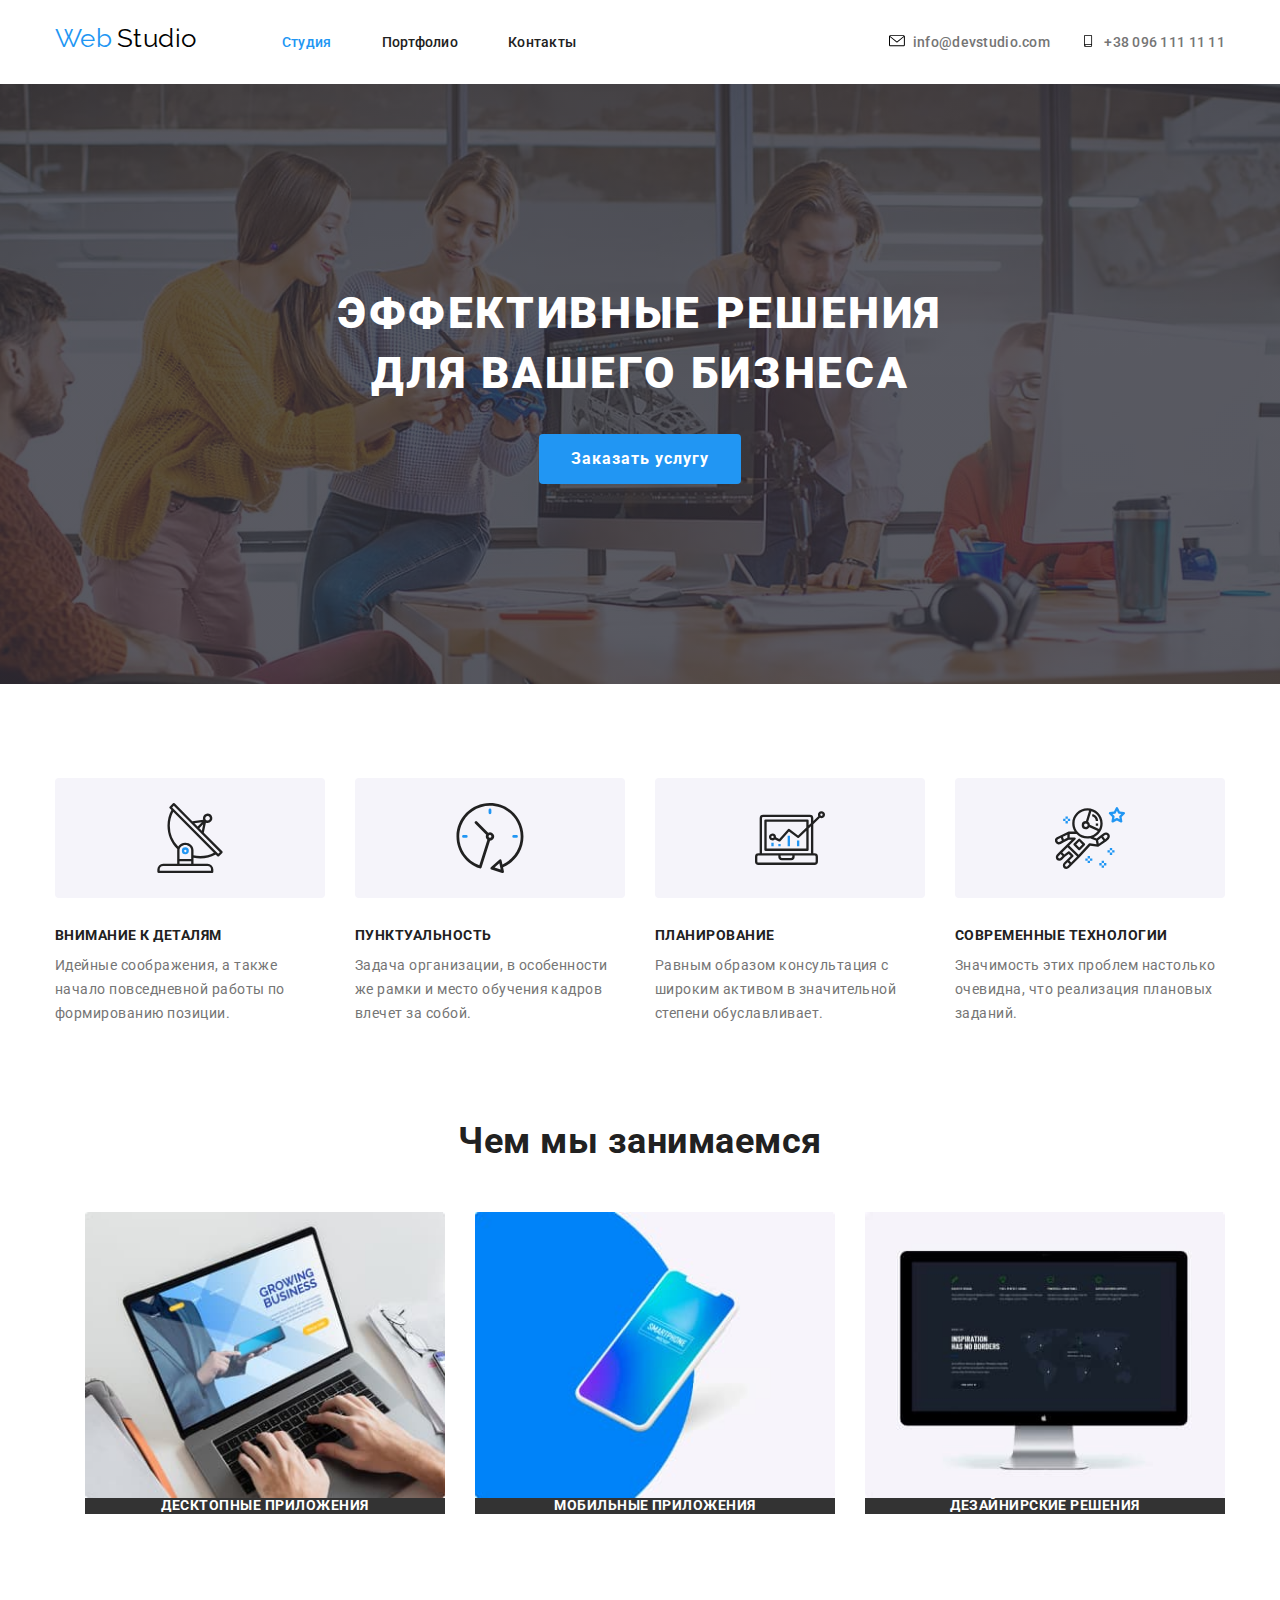
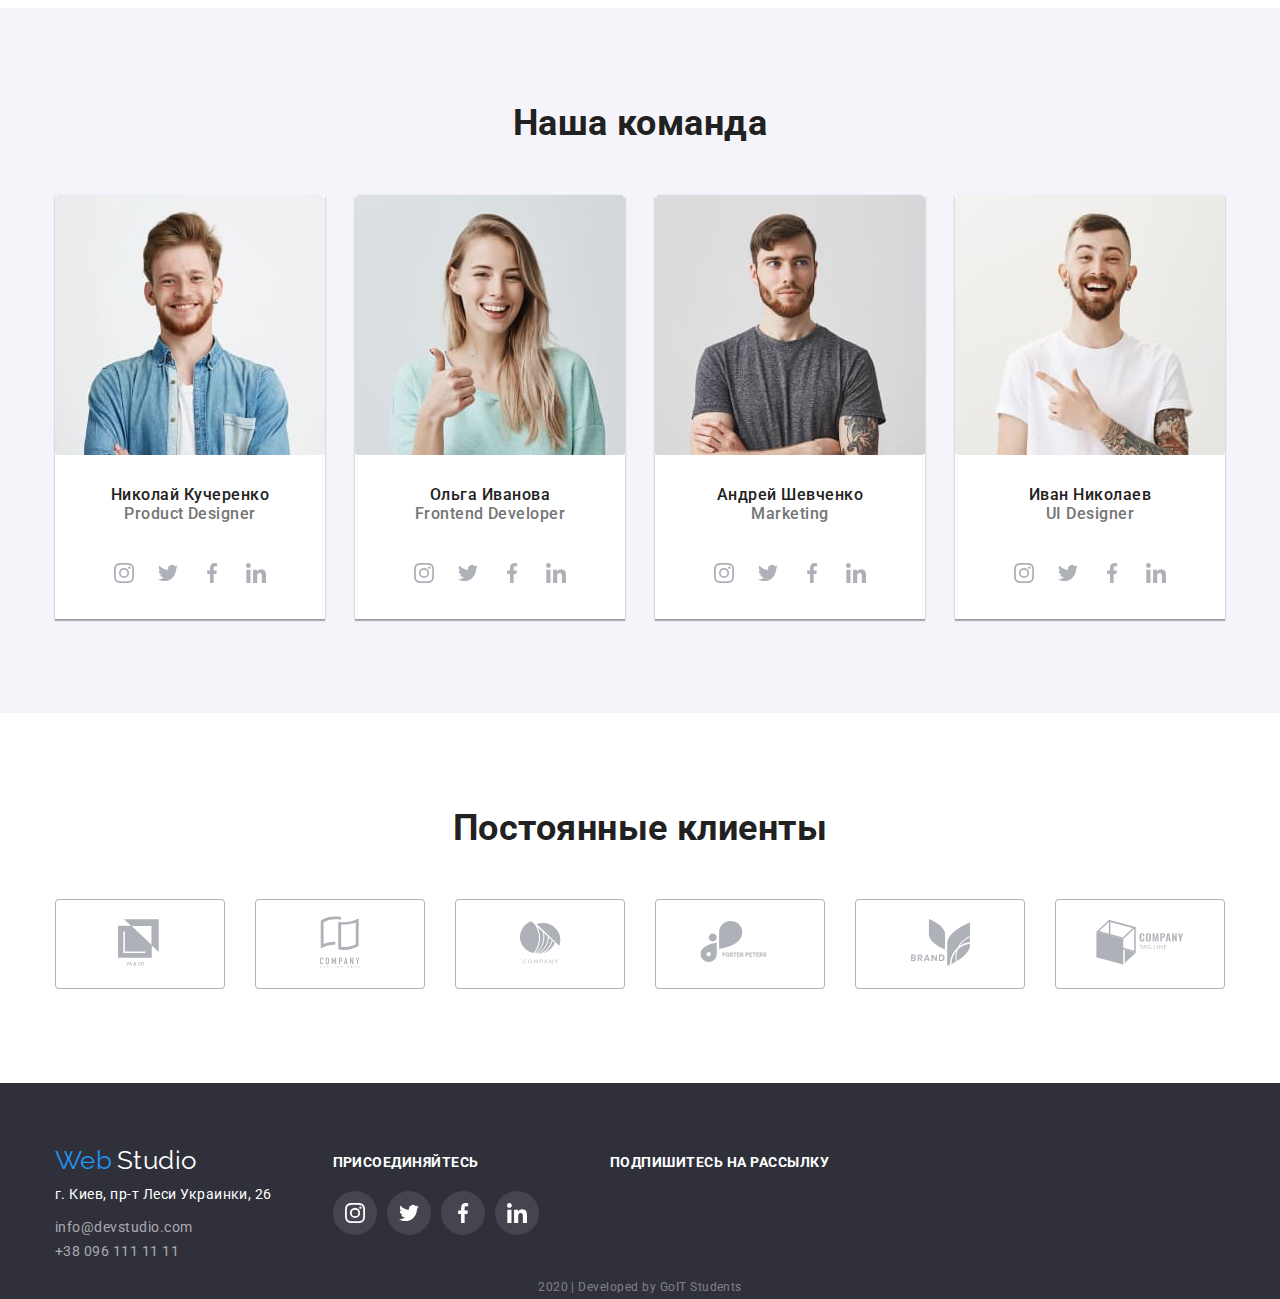
<file: index.html>
<!DOCTYPE html>
<html lang="ru">
  <head>
    <meta charset="UTF-8" />
    <meta name="viewport" content="width=device-width, initial-scale=1.0" />
    <title>Web Studio v.1</title>
    <link
      rel="stylesheet"
      href="https://cdnjs.cloudflare.com/ajax/libs/modern-normalize/0.6.0/modern-normalize.min.css"
    />
    <link
      href="https://fonts.googleapis.com/css2?family=Raleway:wght@700&family=Roboto:wght@400;500;700;900&display=swap"
      rel="stylesheet"
    />
    <link rel="stylesheet" href="./css/styles.css" />
  </head>
  <body>
    <!--Шапка-->
    <header class="head-container">
      <!--Навигация-->

      <nav class="nav-flex">
        <!--Лого-->
        <a href="/"
          ><span class="logo-primary">Web</span>
          <span class="logo-secondary">Studio</span></a
        >
        <!--Список страниц-->
        <ul class="site-nav">
          <li class="item"><a href="./" class="link current">Студия</a></li>
          <li class="item">
            <a href="./portfolio.html" class="link">Портфолио</a>
          </li>
          <li class="item"><a href="/" class="link">Контакты</a></li>
        </ul>
      </nav>

      <!--Список контактов-->

      <address class="site-nav-ad">
        <a href="mailto:info@devstudio.com" class="link">
          <svg class="e-t-icon">
            <use href="./images/webstudio.svg#icon-envelope"></use>
          </svg>
          info@devstudio.com
        </a>

        <a href="tel:380961111111" class="link">
          <svg class="e-t-icon">
            <use href="./images/webstudio.svg#icon-smartphone"></use>
          </svg>
          +38 096 111 11 11
        </a>
      </address>
    </header>

    <!--Основной контент-->
    <main>
      <!--Сецкция ГЕРОЙ-->
      <section class="hero">
        <div class="heros">
          <h1 class="hero-title">
            Эффективные решения для вашего бизнеса
          </h1>

          <a href="/" class="button-secondary">Заказать услугу </a>
        </div>
      </section>

      <!--Сецкция ФИТЧИ-->
      <section class="feature">
        <div class="container">
          <ul class="list features-flex">
            <!--Внимание к деталям-->
            <li class="feature-item">
              <div class="b-g-c-features">
                <svg class="features-icon">
                  <use href="./images/webstudio.svg#icon-antenna_1"></use>
                </svg>
              </div>
              <h3 class="features-title">ВНИМАНИЕ К ДЕТАЛЯМ</h3>
              <p class="features-text">
                Идейные соображения, а также начало повседневной работы по
                формированию позиции.
              </p>
            </li>

            <!--Пунктуальность-->
            <li class="feature-item">
              <div class="b-g-c-features">
                <svg class="features-icon">
                  <use href="./images/webstudio.svg#icon-clock_1"></use>
                </svg>
              </div>
              <h3 class="features-title">ПУНКТУАЛЬНОСТЬ</h3>
              <p class="features-text">
                Задача организации, в особенности же рамки и место обучения
                кадров влечет за собой.
              </p>
            </li>

            <!--Планирование-->
            <li class="feature-item">
              <div class="b-g-c-features">
                <svg class="features-icon">
                  <use href="./images/webstudio.svg#icon-diagram_1"></use>
                </svg>
              </div>
              <h3 class="features-title">ПЛАНИРОВАНИЕ</h3>
              <p class="features-text">
                Равным образом консультация с широким активом в значительной
                степени обуславливает.
              </p>
            </li>

            <!--Современные технологии-->
            <li class="feature-item">
              <div class="b-g-c-features">
                <svg class="features-icon">
                  <use href="./images/webstudio.svg#icon-astronaut_1"></use>
                </svg>
              </div>
              <h3 class="features-title">СОВРЕМЕННЫЕ ТЕХНОЛОГИИ</h3>
              <p class="features-text">
                Значимость этих проблем настолько очевидна, что реализация
                плановых заданий.
              </p>
            </li>
          </ul>
        </div>
      </section>

      <!--Сецкция Чем мы занимаемся-->
      <section class="wawd">
        <div class="container">
          <h2 class="title">Чем мы занимаемся</h2>
          <ul class="list wawd-flex">
            <!--ДЕСКТОПНЫЕ ПРИЛОЖЕНИЯ-->
            <li class="img-wawd">
              <img
                src="./images/what_are_we_doing/laptop.jpg"
                alt="Ноутбук"
                width="370"
                class="wawd-img"
              />
              <h3 class="wawd-item">ДЕСКТОПНЫЕ ПРИЛОЖЕНИЯ</h3>
            </li>

            <!--МОБИЛЬНЫЕ ПРИЛОЖЕНИЯ-->
            <li class="img-wawd">
              <img
                src="./images/what_are_we_doing/smartphone.jpg"
                alt="Смартфон"
                width="370"
                class="wawd-img"
              />
              <h3 class="wawd-item">МОБИЛЬНЫЕ ПРИЛОЖЕНИЯ</h3>
            </li>

            <!--ДЕЗАЙНИРСКИЕ РЕШЕНИЯ-->
            <li class="img-wawd">
              <img
                src="./images/what_are_we_doing/screen.jpg"
                alt="Монитор"
                width="370"
                class="wawd-img"
              />
              <h3 class="wawd-item">ДЕЗАЙНИРСКИЕ РЕШЕНИЯ</h3>
            </li>
          </ul>
        </div>
      </section>

      <!--Сецкция Наша команда-->
      <section class="team-box">
        <div class="container">
          <h2 class="title">Наша команда</h2>
          <ul class="team-list team-flex">
            <!--Product Designer-->
            <li class="photo-workers">
              <img
                src="./images/team/img.jpg"
                alt="Photo Product Designer"
                width="270"
                class="workers-photo"
              />
              <div class="info-container">
                <h3 class="member-title">Николай Кучеренко</h3>
                <p class="postposition" lang="en">Product Designer</p>
                <ul class="list sl-flex">
                  <li>
                    <a
                      href="https://www.instagram.com/?hl=ru"
                      class="socialnets"
                    >
                      <svg class="socialnets-icons" width="20px" height="20px">
                        <use href="./images/webstudio.svg#icon-instagram"></use>
                      </svg>

                      <span class="f-heading">Instagram</span></a
                    >
                  </li>
                  <li>
                    <a
                      href="https://www.instagram.com/?hl=ru"
                      class="socialnets"
                    >
                      <svg class="socialnets-icons" width="20px" height="20px">
                        <use href="./images/webstudio.svg#icon-twitter"></use>
                      </svg>
                      <span class="f-heading">Twitter</span></a
                    >
                  </li>
                  <li>
                    <a
                      href="https://www.instagram.com/?hl=ru"
                      class="socialnets"
                    >
                      <svg class="socialnets-icons" width="20px" height="20px">
                        <use href="./images/webstudio.svg#icon-facebook"></use>
                      </svg>
                      <span class="f-heading">FaceBook</span></a
                    >
                  </li>
                  <li>
                    <a
                      href="https://www.instagram.com/?hl=ru"
                      class="socialnets"
                    >
                      <svg class="socialnets-icons" width="20px" height="20px">
                        <use href="./images/webstudio.svg#icon-linkedin"></use>
                      </svg>
                      <span class="f-heading">Linkedin</span></a
                    >
                  </li>
                </ul>
              </div>
            </li>

            <!--Frontend Developer-->
            <li class="photo-workers">
              <img
                src="./images/team/img_(1).jpg"
                alt="Photo Frontend Developer"
                width="270"
                class="workers-photo"
              />
              <div class="info-container">
                <h3 class="member-title">Ольга Иванова</h3>
                <p class="postposition" lang="en">Frontend Developer</p>
                <ul class="list sl-flex">
                  <li>
                    <a
                      href="https://www.instagram.com/?hl=ru"
                      class="socialnets"
                    >
                      <svg class="socialnets-icons" width="20px" height="20px">
                        <use href="./images/webstudio.svg#icon-instagram"></use>
                      </svg>

                      <span class="f-heading">Instagram</span></a
                    >
                  </li>
                  <li>
                    <a
                      href="https://www.instagram.com/?hl=ru"
                      class="socialnets"
                    >
                      <svg class="socialnets-icons" width="20px" height="20px">
                        <use href="./images/webstudio.svg#icon-twitter"></use>
                      </svg>
                      <span class="f-heading">Twitter</span></a
                    >
                  </li>
                  <li>
                    <a
                      href="https://www.instagram.com/?hl=ru"
                      class="socialnets"
                    >
                      <svg class="socialnets-icons" width="20px" height="20px">
                        <use href="./images/webstudio.svg#icon-facebook"></use>
                      </svg>
                      <span class="f-heading">FaceBook</span></a
                    >
                  </li>
                  <li>
                    <a
                      href="https://www.instagram.com/?hl=ru"
                      class="socialnets"
                    >
                      <svg class="socialnets-icons" width="20px" height="20px">
                        <use href="./images/webstudio.svg#icon-linkedin"></use>
                      </svg>
                      <span class="f-heading">Linkedin</span></a
                    >
                  </li>
                </ul>
              </div>
            </li>

            <!--Marketing-->
            <li class="photo-workers">
              <img
                src="./images/team/img_(2).jpg"
                alt="Photo Marketing"
                width="270"
                class="workers-photo"
              />
              <div class="info-container">
                <h3 class="member-title">Андрей Шевченко</h3>
                <p class="postposition" lang="en">Marketing</p>
                <ul class="list sl-flex">
                  <li>
                    <a
                      href="https://www.instagram.com/?hl=ru"
                      class="socialnets"
                    >
                      <svg class="socialnets-icons" width="20px" height="20px">
                        <use href="./images/webstudio.svg#icon-instagram"></use>
                      </svg>

                      <span class="f-heading">Instagram</span></a
                    >
                  </li>
                  <li>
                    <a
                      href="https://www.instagram.com/?hl=ru"
                      class="socialnets"
                    >
                      <svg class="socialnets-icons" width="20px" height="20px">
                        <use href="./images/webstudio.svg#icon-twitter"></use>
                      </svg>
                      <span class="f-heading">Twitter</span></a
                    >
                  </li>
                  <li>
                    <a
                      href="https://www.instagram.com/?hl=ru"
                      class="socialnets"
                    >
                      <svg class="socialnets-icons" width="20px" height="20px">
                        <use href="./images/webstudio.svg#icon-facebook"></use>
                      </svg>
                      <span class="f-heading">FaceBook</span></a
                    >
                  </li>
                  <li>
                    <a
                      href="https://www.instagram.com/?hl=ru"
                      class="socialnets"
                    >
                      <svg class="socialnets-icons" width="20px" height="20px">
                        <use href="./images/webstudio.svg#icon-linkedin"></use>
                      </svg>
                      <span class="f-heading">Linkedin</span></a
                    >
                  </li>
                </ul>
              </div>
            </li>

            <!--UI Designer-->
            <li class="photo-workers">
              <img
                src="./images/team/img_(3).jpg"
                alt="Photo UI Designer"
                width="270"
                class="workers-photo"
              />
              <div class="info-container">
                <h3 class="member-title">Иван Николаев</h3>
                <p class="postposition" lang="en">UI Designer</p>
                <ul class="list sl-flex">
                  <li>
                    <a
                      href="https://www.instagram.com/?hl=ru"
                      class="socialnets"
                    >
                      <svg class="socialnets-icons" width="20px" height="20px">
                        <use href="./images/webstudio.svg#icon-instagram"></use>
                      </svg>

                      <span class="f-heading">Instagram</span></a
                    >
                  </li>
                  <li>
                    <a
                      href="https://www.instagram.com/?hl=ru"
                      class="socialnets"
                    >
                      <svg class="socialnets-icons" width="20px" height="20px">
                        <use href="./images/webstudio.svg#icon-twitter"></use>
                      </svg>
                      <span class="f-heading">Twitter</span></a
                    >
                  </li>
                  <li>
                    <a
                      href="https://www.instagram.com/?hl=ru"
                      class="socialnets"
                    >
                      <svg class="socialnets-icons" width="20px" height="20px">
                        <use href="./images/webstudio.svg#icon-facebook"></use>
                      </svg>
                      <span class="f-heading">FaceBook</span></a
                    >
                  </li>
                  <li>
                    <a
                      href="https://www.instagram.com/?hl=ru"
                      class="socialnets"
                    >
                      <svg class="socialnets-icons" width="20px" height="20px">
                        <use href="./images/webstudio.svg#icon-linkedin"></use>
                      </svg>
                      <span class="f-heading">Linkedin</span></a
                    >
                  </li>
                </ul>
              </div>
            </li>
          </ul>
        </div>
      </section>

      <!--Сецкция Наши Клиенты-->
      <section class="our-clients">
        <div class="container">
          <h2 class="title">Постоянные клиенты</h2>

          <ul class="list clients-flex">
            <!--Компания 1-->
            <li class="client-item">
              <a href="/" class="clients-site-link">
                <svg class="clients-icon" width="45px" height="50px">
                  <use href="./images/webstudio.svg#icon-logo_1"></use>
                </svg>
                <span class="f-heading">YA&CO</span>
              </a>
            </li>

            <!--Компания 2-->
            <li class="client-item">
              <a href="/" class="clients-site-link">
                <div class="clients-border">
                  <svg class="clients-icon" width="40px" height="52px">
                    <use href="./images/webstudio.svg#icon-logo_2"></use>
                  </svg>
                  <span class="f-heading">Company Tagline Here</span>
                </div>
              </a>
            </li>

            <!--Компания 3-->
            <li class="client-item">
              <a href="/" class="clients-site-link">
                <div class="clients-border">
                  <svg class="clients-icon" width="41px" height="43px">
                    <use href="./images/webstudio.svg#icon-logo_3"></use>
                  </svg>
                  <span class="f-heading">Company</span>
                </div>
              </a>
            </li>

            <!--Компания 4-->
            <li class="client-item">
              <a href="/" class="clients-site-link">
                <div class="clients-border">
                  <svg class="clients-icon" width="80px" height="42px">
                    <use href="./images/webstudio.svg#icon-logo_4"></use>
                  </svg>
                  <span class="f-heading">Foster Peters</span>
                </div>
              </a>
            </li>

            <!--Компания 5-->
            <li class="client-item">
              <a href="/" class="clients-site-link">
                <div class="clients-border">
                  <svg class="clients-icon" width="59px" height="47px">
                    <use href="./images/webstudio.svg#icon-logo_5"></use>
                  </svg>
                  <span class="f-heading">Brand</span>
                </div>
              </a>
            </li>

            <!--Компания 6-->
            <li class="client-item">
              <a href="/" class="clients-site-link">
                <div class="clients-border">
                  <svg class="clients-icon" width="88px" height="45px">
                    <use href="./images/webstudio.svg#icon-logo_6"></use>
                  </svg>
                  <span class="f-heading">Company Tagline</span>
                </div>
              </a>
            </li>
          </ul>
        </div>
      </section>
    </main>

    <!--Подвал-->
    <footer class="box">
      <!--Лого-->
      <div class="container f-head-container">
        <div class="logo-address">
          <a href="/"
            ><span class="f-logo-primary">Web</span>
            <span class="f-logo-secondary">Studio</span></a
          >

          <!--Контакты-->
          <address class="f-site-nav">
            <p class="address-city">г. Киев, пр-т Леси Украинки, 26</p>

            <a href="mailto:info@devstudio.com" class="f-link"
              >info@devstudio.com</a
            >

            <a href="tel:380961111111" class="f-link">
              +38 096 111 11 11
            </a>
          </address>
        </div>

        <!--Соц. Сети-->
        <section class="conecting">
          <p class="conecting-title">Присоединяйтесь</p>
          <ul class="list f-link">
            <!--Instagram-->
            <li class="f-snl">
              <a
                href="https://www.instagram.com/?hl=ru"
                class="f-socialnet-link"
              >
                <svg width="20px" height="20px">
                  <use href="./images/webstudio.svg#icon-instagram"></use>
                </svg>
                <span class="f-heading"> Instagram</span>
              </a>
            </li>

            <!--Twitter-->
            <li class="f-snl">
              <a href="https://twitter.com/explore" class="f-socialnet-link"
                ><svg width="20px" height="20px">
                  <use href="./images/webstudio.svg#icon-twitter"></use>
                </svg>
                <span class="f-heading">Twitter</span></a
              >
            </li>

            <!--Facebook-->
            <li class="f-snl">
              <a href="https://uk-ua.facebook.com/" class="f-socialnet-link">
                <svg width="20px" height="20px">
                  <use href="./images/webstudio.svg#icon-facebook"></use>
                </svg>
                <span class="f-heading">Facebook</span></a
              >
            </li>

            <!--Linkedin-->
            <li class="f-snl">
              <a href="https://ua.linkedin.com/" class="f-socialnet-link">
                <svg width="20px" height="20px">
                  <use href="./images/webstudio.svg#icon-linkedin"></use>
                </svg>
                <span class="f-heading">Linkedin</span></a
              >
            </li>
          </ul>
        </section>

        <div class="subscribe">
          <p class="conecting-title">Подпишитесь на рассылку</p>
        </div>
      </div>

      <p class="developed">2020 | Developed by GoIT Students</p>
    </footer>
  </body>
</html>
</file>
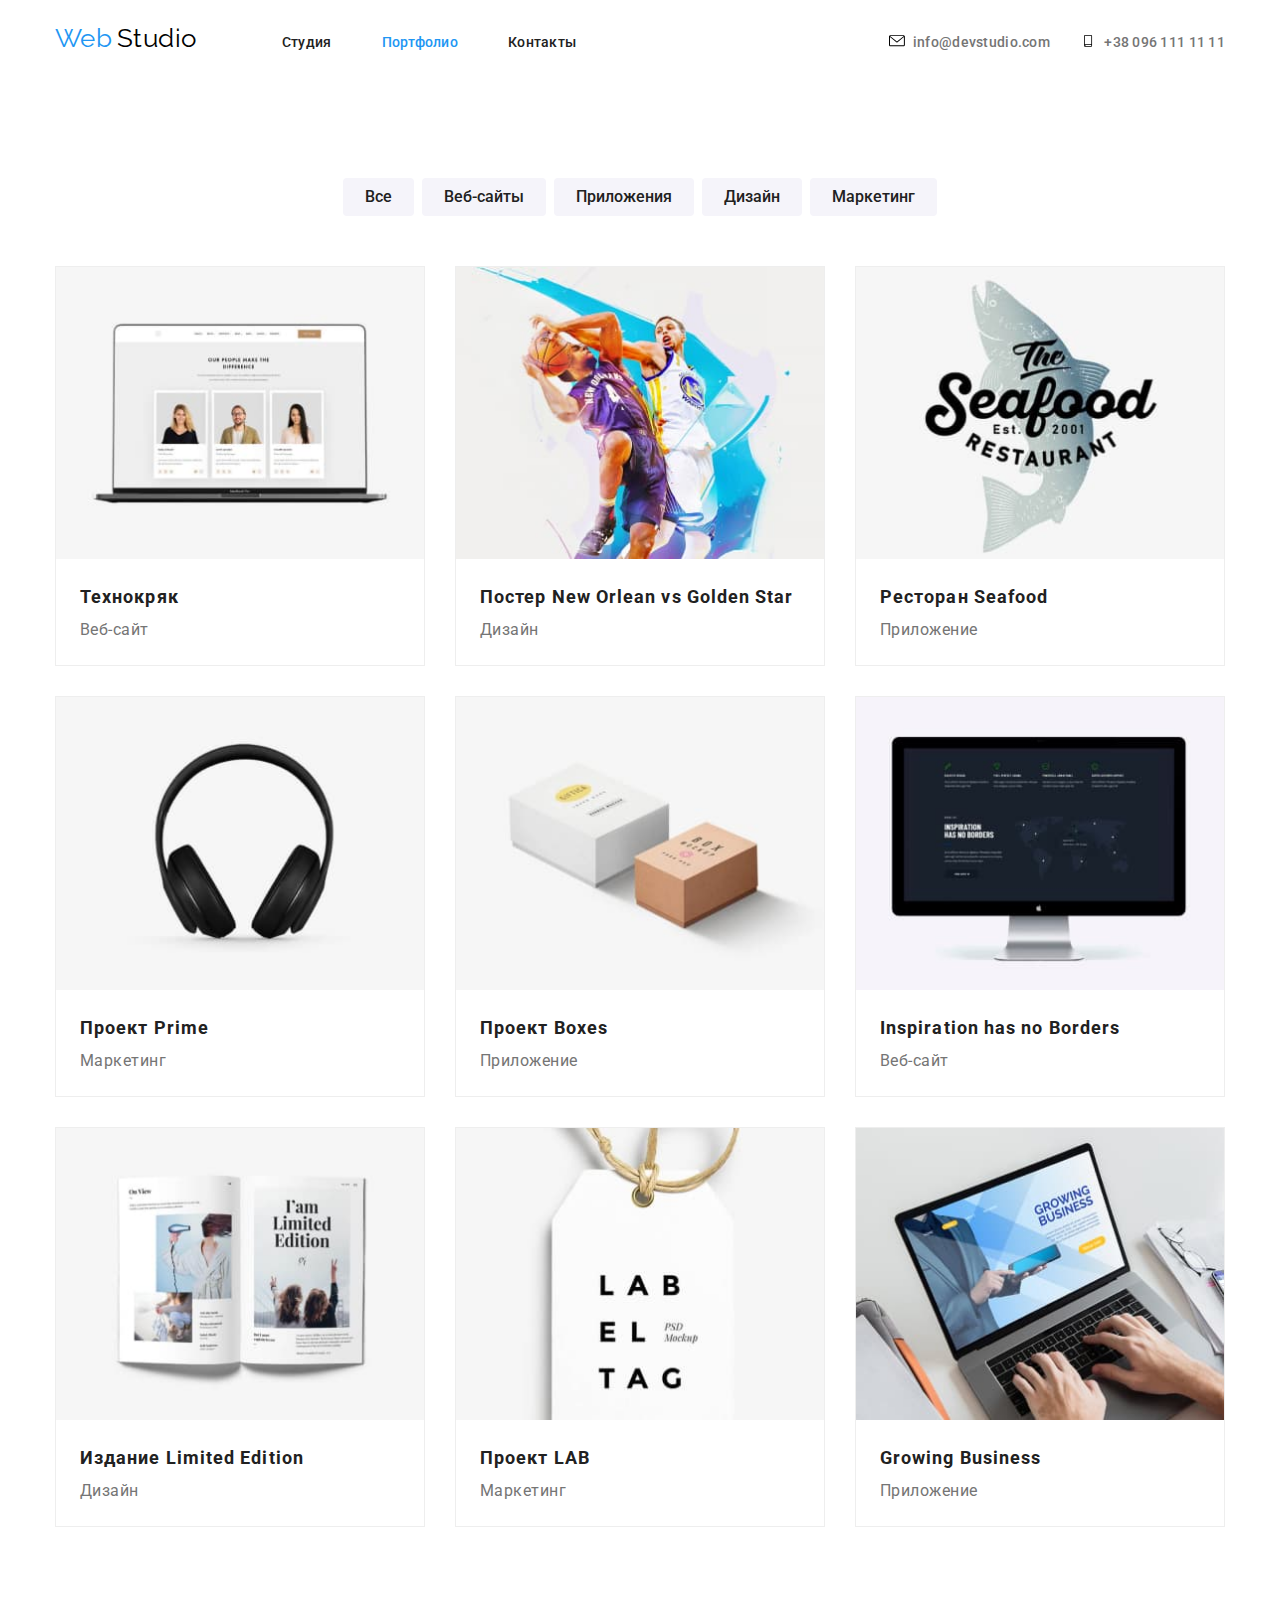
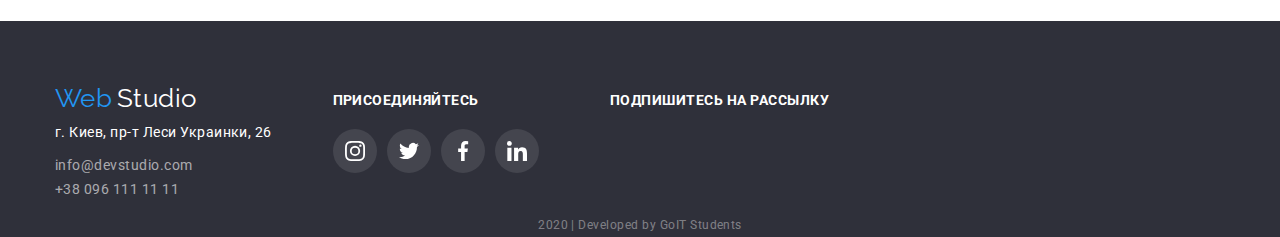
<file: portfolio.html>
<!DOCTYPE html>
<html lang="ru">
  <head>
    <meta charset="UTF-8" />
    <meta name="viewport" content="width=device-width, initial-scale=1.0" />
    <title>Portfolio</title>
    <link
      rel="stylesheet"
      href="https://cdnjs.cloudflare.com/ajax/libs/modern-normalize/0.6.0/modern-normalize.min.css"
    />
    <link
      href="https://fonts.googleapis.com/css2?family=Raleway:wght@700&family=Roboto:wght@400;500;700;900&display=swap"
      rel="stylesheet"
    />
    <link rel="stylesheet" href="./css/styles.css" />
  </head>

  <body>
    <!--Шапка-->
    <header class="head-container">
      <!--Навигация-->

      <div class="nav-flex">
        <!--Лого-->
        <a href="/"
          ><span class="logo-primary">Web</span>
          <span class="logo-secondary">Studio</span></a
        >
        <!--Список страниц-->
        <ul class="site-nav">
          <li class="item"><a href="./" class="link">Студия</a></li>
          <li class="item">
            <a href="./portfolio.html" class="link current">Портфолио</a>
          </li>
          <li class="item"><a href="/" class="link">Контакты</a></li>
        </ul>
      </div>

      <!--Список контактов-->

      <address class="site-nav-ad">
        <a href="mailto:info@devstudio.com" class="link">
          <svg class="e-t-icon">
            <use href="./images/webstudio.svg#icon-envelope"></use>
          </svg>
          info@devstudio.com
        </a>

        <a href="tel:380961111111" class="link">
          <svg class="e-t-icon">
            <use href="./images/webstudio.svg#icon-smartphone"></use>
          </svg>
          +38 096 111 11 11
        </a>
      </address>
    </header>

    <!-- Основной контент-->
    <main>
      <section class="portfolio">
        <div class="container">
          <!-- Скрытый заголовок-->
          <h1 class="f-heading">Наше портфолио</h1>

          <!-- Навигация страници-->

          <ul class="portfolio-filters list button-check">
            <li class="item">
              <button type="button" class="button-primary">
                Все
              </button>
            </li>
            <li class="item">
              <button type="button" class="button-primary">
                Веб-сайты
              </button>
            </li>
            <li class="item">
              <button type="button" class="button-primary">
                Приложения
              </button>
            </li>
            <li class="item">
              <button type="button" class="button-primary">
                Дизайн
              </button>
            </li>
            <li class="item">
              <button type="button" class="button-primary">
                Маркетинг
              </button>
            </li>
          </ul>

          <!-- Проэкты-->
          <section class="projects">
            <ul class="list project-flex">
              <!-- Проэкт 1-->
              <li class="project">
                <a href="/">
                  <div>
                    <img
                      class="f-img"
                      src="./images/projects/project_1.jpg"
                      alt="Технокряк"
                    />
                    <p class="project-text">
                      Технокряк это современная площадка распространения
                      коронавируса. Компании используют эту платформу для
                      цифрового шпионажа и атак на защищённые сервера
                      конкурентов.
                    </p>
                  </div>
                  <div class="projects-names">
                    <h2 class="title-project">Технокряк</h2>
                    <p class="project-item">Веб-сайт</p>
                  </div>
                </a>
              </li>

              <!-- Проэкт 2-->
              <li class="project">
                <a href="/">
                  <div>
                    <img
                      class="f-img"
                      src="./images/projects/project_2.jpg"
                      alt="Постер New Orlean vs Golden Star"
                    />
                    <p class="project-text">
                      Технокряк это современная площадка распространения
                      коронавируса. Компании используют эту платформу для
                      цифрового шпионажа и атак на защищённые сервера
                      конкурентов.
                    </p>
                  </div>
                  <div class="projects-names">
                    <h2 class="title-project">
                      Постер New Orlean vs Golden Star
                    </h2>
                    <p class="project-item">Дизайн</p>
                  </div>
                </a>
              </li>

              <!-- Проэкт 3-->
              <li class="project">
                <a href="/">
                  <div>
                    <img
                      class="f-img"
                      src="./images/projects/project_3.jpg"
                      alt="Ресторан Seafood"
                    />
                    <p class="project-text">
                      Технокряк это современная площадка распространения
                      коронавируса. Компании используют эту платформу для
                      цифрового шпионажа и атак на защищённые сервера
                      конкурентов.
                    </p>
                  </div>
                  <div class="projects-names">
                    <h2 class="title-project">Ресторан Seafood</h2>
                    <p class="project-item">Приложение</p>
                  </div>
                </a>
              </li>

              <!-- Проэкт 4-->
              <li class="project">
                <a href="/">
                  <div>
                    <img
                      class="f-img"
                      src="./images/projects/project_4.jpg"
                      alt="Проект Prime"
                    />
                    <p class="project-text">
                      Технокряк это современная площадка распространения
                      коронавируса. Компании используют эту платформу для
                      цифрового шпионажа и атак на защищённые сервера
                      конкурентов.
                    </p>
                  </div>
                  <div class="projects-names">
                    <h2 class="title-project">Проект Prime</h2>

                    <p class="project-item">Маркетинг</p>
                  </div>
                </a>
              </li>

              <!-- Проэкт 5-->
              <li class="project">
                <a href="/">
                  <div>
                    <img
                      class="f-img"
                      src="./images/projects/project_5.jpg"
                      alt="Проект Boxes"
                    />
                    <p class="project-text">
                      Технокряк это современная площадка распространения
                      коронавируса. Компании используют эту платформу для
                      цифрового шпионажа и атак на защищённые сервера
                      конкурентов.
                    </p>
                  </div>
                  <div class="projects-names">
                    <h2 class="title-project">Проект Boxes</h2>
                    <p class="project-item">Приложение</p>
                  </div>
                </a>
              </li>

              <!-- Проэкт 6-->
              <li class="project">
                <a href="/">
                  <div>
                    <img
                      class="f-img"
                      src="./images/projects/project_6.jpg"
                      alt="Inspiration has no Borders"
                    />
                    <p class="project-text">
                      Технокряк это современная площадка распространения
                      коронавируса. Компании используют эту платформу для
                      цифрового шпионажа и атак на защищённые сервера
                      конкурентов.
                    </p>
                  </div>
                  <div class="projects-names">
                    <h2 class="title-project">Inspiration has no Borders</h2>
                    <p class="project-item">Веб-сайт</p>
                  </div>
                </a>
              </li>

              <!-- Проэкт 7-->
              <li class="project">
                <a href="/">
                  <div>
                    <img
                      class="f-img"
                      src="./images/projects/project_7.jpg"
                      alt="Издание Limited Edition"
                    />
                  </div>
                  <p class="project-text">
                    Технокряк это современная площадка распространения
                    коронавируса. Компании используют эту платформу для
                    цифрового шпионажа и атак на защищённые сервера конкурентов.
                  </p>
                  <div class="projects-names">
                    <h2 class="title-project">Издание Limited Edition</h2>
                    <p class="project-item">Дизайн</p>
                  </div>
                </a>
              </li>

              <!-- Проэкт 8-->
              <li class="project">
                <a href="/">
                  <div>
                    <img
                      class="f-img"
                      src="./images/projects/project_8.jpg"
                      alt="Проект LAB"
                    />
                    <p class="project-text">
                      Технокряк это современная площадка распространения
                      коронавируса. Компании используют эту платформу для
                      цифрового шпионажа и атак на защищённые сервера
                      конкурентов.
                    </p>
                  </div>
                  <div class="projects-names">
                    <h2 class="title-project">Проект LAB</h2>
                    <p class="project-item">Маркетинг</p>
                  </div>
                </a>
              </li>

              <!-- Проэкт 9-->
              <li class="project">
                <a href="/">
                  <div>
                    <img
                      class="f-img"
                      src="./images/projects/project_9.jpg"
                      alt="Growing Business"
                    />
                    <p class="project-text">
                      Технокряк это современная площадка распространения
                      коронавируса. Компании используют эту платформу для
                      цифрового шпионажа и атак на защищённые сервера
                      конкурентов.
                    </p>
                  </div>
                  <div class="projects-names">
                    <h2 class="title-project">Growing Business</h2>
                    <p class="project-item">Приложение</p>
                  </div>
                </a>
              </li>
            </ul>
          </section>
        </div>
      </section>
    </main>

    <!--Подвал-->
    <footer class="box">
      <!--Лого-->
      <div class="container f-head-container">
        <div class="logo-address">
          <a href="/"
            ><span class="f-logo-primary">Web</span>
            <span class="f-logo-secondary">Studio</span></a
          >

          <!--Контакты-->
          <address class="f-site-nav">
            <p class="address-city">г. Киев, пр-т Леси Украинки, 26</p>

            <a href="mailto:info@devstudio.com" class="f-link"
              >info@devstudio.com</a
            >

            <a href="tel:380961111111" class="f-link">
              +38 096 111 11 11
            </a>
          </address>
        </div>

        <!--Соц. Сети-->
        <section class="conecting">
          <p class="conecting-title">Присоединяйтесь</p>
          <ul class="list f-link">
            <!--Instagram-->
            <li class="f-snl">
              <a
                href="https://www.instagram.com/?hl=ru"
                class="f-socialnet-link"
              >
                <svg width="20px" height="20px">
                  <use href="./images/webstudio.svg#icon-instagram"></use>
                </svg>
                <span class="f-heading"> Instagram</span>
              </a>
            </li>

            <!--Twitter-->
            <li class="f-snl">
              <a href="https://twitter.com/explore" class="f-socialnet-link"
                ><svg width="20px" height="20px">
                  <use href="./images/webstudio.svg#icon-twitter"></use>
                </svg>
                <span class="f-heading">Twitter</span></a
              >
            </li>

            <!--Facebook-->
            <li class="f-snl">
              <a href="https://uk-ua.facebook.com/" class="f-socialnet-link">
                <svg width="20px" height="20px">
                  <use href="./images/webstudio.svg#icon-facebook"></use>
                </svg>
                <span class="f-heading">Facebook</span></a
              >
            </li>

            <!--Linkedin-->
            <li class="f-snl">
              <a href="https://ua.linkedin.com/" class="f-socialnet-link">
                <svg width="20px" height="20px">
                  <use href="./images/webstudio.svg#icon-linkedin"></use>
                </svg>
                <span class="f-heading">Linkedin</span></a
              >
            </li>
          </ul>
        </section>

        <div class="subscribe">
          <p class="conecting-title">Подпишитесь на рассылку</p>
        </div>
      </div>

      <p class="developed">2020 | Developed by GoIT Students</p>
    </footer>
  </body>
</html>
</file>
<file: css/styles.css>
/* цвет основного текста #757575 */
/* цвет заголовков текста #212121 */
/* акцент #2196F3*/
/* белый цвет #ffffff */
/* черный цвет #000000 */
/* цвет фона команды #F5F4FA */
/* цвет футтера #2F303A */

:root {
  --accent-color: #2196f3;
  --title-text-color: #212121;
  --main-text-color: #757575;
  --white-color: #ffffff;
  --black-color: #000000;
  --team-background-color: #f5f4fa;
  --footer-color: #2f303a;
  --icon-color: #afb1b8;
}

body {
  color: var(--main-text-color);
  background-color: var(--white-color);
  font-family: Roboto, sans-serif;
  letter-spacing: 0.03em;
}

ul {
  list-style: none;
}

a {
  text-decoration: none;
}

.head-container {
  margin-left: auto;
  margin-right: auto;
  width: 1200px;

  padding-left: 15px;
  padding-right: 15px;
  padding-top: 0px;
  display: flex;
}
.container {
  margin-left: auto;
  margin-right: auto;
  width: 1200px;

  padding-left: 15px;
  padding-right: 15px;
}
.f-head-container {
  padding-top: 72px;
  display: flex;
}

.f-link {
  display: flex;
  align-items: center;
}

.nav-flex {
  display: flex;
  align-items: center;
}

.features-flex {
  display: flex;
}

.wawd-flex {
  display: flex;
  padding-bottom: 94px;
}

.team-flex {
  display: flex;
}
.sl-flex {
  display: flex;
  justify-content: center;
}
.clients-flex {
  display: flex;
  align-items: center;
  justify-content: center;
  padding-bottom: 94px;
}

.project-flex {
  display: flex;
  flex-wrap: wrap;
}

.title {
  color: var(--title-text-color);
  margin-top: 0;
  margin-bottom: 50px;

  font-weight: 700;
  font-size: 36px;
  line-height: 1.18;

  text-align: center;
}

/* logo */

.logo-primary {
  color: var(--accent-color);

  font-family: Raleway;
  font-size: 26px;
  line-height: 1.19px;
}
.logo-secondary {
  color: var(--black-color);

  font-family: Raleway;
  font-size: 26px;
  line-height: 1.19px;
}
.logo-secondary:focus {
  color: var(--accent-color);
}

/* site nav */
.site-nav {
  padding-left: 0px;
  margin-top: 0;
  margin-bottom: 0;
  display: flex;
  margin-left: 85px;
}
.site-nav-ad {
  padding-left: 0px;
  margin-top: 0;
  margin-bottom: 0;
  display: flex;
  margin-left: auto;
  align-items: center;
}

.site-nav > .item > .link {
  padding-top: 32px;
  padding-bottom: 32px;
  display: block;
}

.site-nav .link {
  color: var(--title-text-color);
  font-style: normal;
  font-weight: 500;
  font-size: 14px;
  line-height: 1.43;
  letter-spacing: 0.02em;
}
.site-nav-ad .link {
  color: var(--main-text-color);
  font-style: normal;
  font-weight: 500;
  font-size: 14px;
  line-height: 1.43;
  letter-spacing: 0.02em;
}

.link {
  padding: 0;
  border: none;
}

.e-t-icon {
  width: 16px;
  height: 12px;
  margin-right: 5px;
  color: var(--main-text-color);
}

.link:hover,
.link:focus {
  fill: var(--accent-color);
}
.site-nav .link:hover,
.site-nav .link:focus {
  color: var(--accent-color);
}
.site-nav-ad .link:hover,
.site-nav-ad .link:focus {
  color: var(--accent-color);
}
.site-nav .link.current {
  color: var(--accent-color);
}

.site-nav .item + .item {
  margin-left: 50px;
}

.site-nav-ad > .link + .link {
  margin-left: 30px;
}

/* hero title */

.hero {
  display: flex;
  justify-content: center;
  align-items: center;
  margin-left: auto;
  margin-right: auto;
  text-align: center;
  background-color: rgba(0, 0, 0, 80%);
  max-width: 1600px;
  height: 600px;
  background-image: linear-gradient(
      to right,
      rgba(47, 48, 58, 0.8),
      rgba(47, 48, 58, 0.8)
    ),
    url(../images/Header_img.jpg);
  background-size: cover;
  background-repeat: no-repeat;
  background-position: center;
}
.heros {
  display: inline-block;
  align-items: center;
  justify-content: center;
}

.hero-title {
  color: var(--white-color);
  font-weight: 900;
  font-size: 44px;
  line-height: 1.36;
  letter-spacing: 0.06em;
  text-transform: uppercase;
  max-width: 696px;
  margin: 0;
  margin-left: auto;
  margin-right: auto;
  margin-bottom: 30px;
}

.hero-button {
  display: block;
}

.list {
  margin-top: 0;
  margin-bottom: 0px;
  padding-left: 0;
}
/* button */
.button-primary {
  color: var(--title-text-color);
  background-color: var(--team-background-color);
  font-family: Roboto;
  font-style: normal;
  font-weight: 500;
  font-size: 16px;
  line-height: 1.62;
  border-radius: 4px;
  border: 0px solid;
  display: inline-block;
  text-align: center;
  padding: 6px 22px;
}
.button-check {
  display: flex;
  justify-content: center;
}
.button-check .item {
  margin-right: 8px;
}
.button-check .item:last-child {
  margin-right: 0;
}

.button-primary:hover,
.button-primary:focus {
  color: var(--white-color);
  background-color: var(--accent-color);
  box-shadow: 0px 2px 2px rgba(0, 0, 0, 0.12), 0px 1px 2px rgba(0, 0, 0, 0.08),
    0px 3px 1px rgba(0, 0, 0, 0.1);
}
.button-secondary {
  color: var(--white-color);
  background-color: var(--accent-color);

  font-weight: 700;
  font-size: 16px;
  line-height: 1.87;

  letter-spacing: 0.06em;
  border-radius: 4px;
  padding: 10px 32px;
  display: inline-block;
  min-width: 200px;
  text-align: center;
}

.button-secondary:focus {
  color: var(--title-text-color);
  background-color: var(--team-background-color);
}

/* features */
.feature {
  padding-top: 94px;
}

.feature-item {
  margin-right: 30px;
  width: calc((100% - 30px * 3) / 4);
}
.feature-item:last-child {
  margin-right: 0;
}

.features-icon {
  width: 70px;
  height: 70px;
  margin: 25px 100px;
}

.b-g-c-features {
  height: 120px;
  background-color: var(--team-background-color);
  border-radius: 4px;
  margin-bottom: 30px;
}

.features-title {
  color: var(--title-text-color);
  margin-top: 0px;
  margin-bottom: 10px;

  font-weight: 700;
  font-size: 14px;
  line-height: 1.14;

  text-transform: uppercase;
}
.features-text {
  font-size: 14px;
  line-height: 1.71;
  margin-top: 0px;
  margin-bottom: 0px;
}

/* what are we doing */

.wawd {
  padding-top: 94px;
}

.wawd-img {
  display: block;
  max-width: 100%;
  height: auto;
}

.img-wawd {
  margin-left: 30px;
  width: calc((100% - 30px * 2) / 3);
}

.wawd-item {
  color: var(--white-color);
  background-color: rgba(0, 0, 0, 80%);
  margin-top: 0;
  margin-bottom: 0;

  font-weight: 700;
  font-size: 14px;
  line-height: 1.14;

  text-align: center;
  text-transform: uppercase;
}

/* Team */
.team-box {
  padding-top: 94px;
  padding-bottom: 94px;
  background-color: var(--team-background-color);
}
.workers-photo {
  display: block;
  max-width: 100%;
  height: auto;

  border-radius: 0px 0px 4px 4px;
}

.photo-workers {
  margin-right: 30px;
  width: calc((100% - 30px * 3) / 4);
  box-shadow: 0px 2px 1px rgba(0, 0, 0, 0.2), 0px 1px 1px rgba(0, 0, 0, 0.14),
    0px 1px 3px rgba(0, 0, 0, 0.12);
}
.photo-workers:last-child {
  margin-right: 0;
  width: 270px;
}

.team-list {
  margin-top: 0;
  margin-bottom: 0px;
  padding-left: 0;
}

.member-box {
  background-color: var(--white-color);
}
.member-title {
  color: var(--title-text-color);
  font-weight: 500;
  font-size: 16px;
  line-height: 1.19;
  margin-top: 0px;
  margin-bottom: 0px;
}
.info-container {
  background-color: var(--white-color);
  text-align: center;
  padding-top: 30px;
  padding-bottom: 24px;
  width: 270px;
  border-radius: 0px 0px 4px 4px;
}

.postposition {
  font-weight: 500;
  font-size: 16px;
  line-height: 1.19;
  margin-top: 0px;
  margin-bottom: 28px;
}

.socialnets {
  display: flex;
  align-items: center;
  justify-content: center;
  width: 44px;
  height: 44px;
  border-radius: 50%;
  background-color: var(--white-color);
  fill: var(--icon-color);
}

.socialnets:hover,
.socialnets:focus {
  background-color: var(--accent-color);
}
.socialnets:hover .socialnets-icons,
.socialnets:focus .socialnets-icons {
  fill: var(--white-color);
}

/* clients */

.our-clients {
  padding-top: 94px;
}
.clients-site-link {
  display: flex;
  align-items: center;
  justify-content: center;
  border: 1px solid var(--icon-color);
  border-radius: 4px;
  width: 170px;
  height: 90px;
  background-color: var(--white-color);
  fill: var(--icon-color);
}
.clients-site-link:hover,
.clients-site-link:focus {
  fill: var(--accent-color);
  border: 1px solid var(--accent-color);
}

.client-item {
  margin-right: 30px;
  height: 90px;
  display: inline-block;
}

.client-item:last-child {
  margin-right: 0;
}

/* footer */
.box {
  background-color: var(--footer-color);
}
.f-logo-primary {
  color: var(--accent-color);
  font-family: Raleway;
  font-size: 26px;
  line-height: 1.19px;
}
.f-logo-secondary {
  color: var(--white-color);
  font-family: Raleway;
  font-size: 26px;
  line-height: 1.19px;
}
.logo-address {
  width: calc((100% - 60px) / 4);
}
.address-city {
  color: var(--white-color);
  font-style: normal;
  font-weight: 400;
  font-size: 14px;
  line-height: 24px;
  margin-top: 0px;
  margin-bottom: 9px;
  padding-top: 8px;
}
.f-site-nav .f-link {
  color: rgba(255, 255, 255, 60%);
  font-style: normal;
  font-weight: 400;
  font-size: 14px;
  line-height: 24px;
}

.f-site-nav .f-link:hover,
.f-site-nav .f-link:focus {
  color: var(--accent-color);
}
.conecting {
  width: calc((100% - 60px) / 4);
}

.conecting-title {
  color: var(--white-color);
  font-style: normal;
  font-weight: 700;
  font-size: 14px;
  line-height: 1.14;
  text-transform: uppercase;
  margin-top: 0px;
  margin-bottom: 20px;
}
.f-socialnet-link {
  display: flex;
  align-items: center;
  justify-content: center;
  width: 44px;
  height: 44px;
  border-radius: 50%;
  background-color: rgba(255, 255, 255, 10%);
  fill: var(--white-color);
}

.f-socialnet-link:hover,
.f-socialnet-link:focus {
  background-color: var(--accent-color);
}

.subscribe {
  width: calc((100% - 60px) / 2);
}
.developed {
  color: rgba(255, 255, 255, 40%);
  font-style: normal;
  font-weight: 400;
  font-size: 12px;
  line-height: 2;
  margin-bottom: 0;

  text-align: center;
}
/* portfolio page */

.portfolio {
  padding-top: 94px;
}

.title-project {
  color: var(--title-text-color);
  font-style: normal;
  font-weight: 700;
  font-size: 18px;
  line-height: 2;
  letter-spacing: 0.06em;
  margin-top: 0px;
  margin-bottom: 0px;
}

.projects {
  padding-bottom: 94px;
}

.project {
  width: 370px;
  margin-right: 30px;
  margin-bottom: 30px;
  border: 1px solid #eeeeee;
}

.project:hover {
  box-shadow: 1px 4px 6px rgba(0, 0, 0, 0.16), 0px 4px 4px rgba(0, 0, 0, 0.06),
    0px 1px 1px rgba(0, 0, 0, 0.12);
}
.project:nth-child(3n) {
  margin-right: 0;
}

.project:nth-last-child(-n + 3) {
  margin-bottom: 0;
}

.project-item {
  color: var(--main-text-color);
  font-style: normal;
  font-weight: 400;
  font-size: 16px;
  line-height: 1.88;
  margin-top: 0px;
  margin-bottom: 0px;
}

.project-text {
  font-style: normal;
  font-weight: 400;
  font-size: 18px;
  line-height: 1.56;
  margin-top: 0px;
  margin-bottom: 0px;
  position: absolute;
  width: 1px;
  height: 1px;
  margin: -1px;
  border: 0px;
  padding: 0px;
  clip: rect(0 0 0 0);
  overflow: hidden;
}

.projects-names {
  margin-left: 24px;
  margin-top: 20px;
  margin-bottom: 20px;
}

.f-heading {
  margin-top: 0;
  margin-bottom: 0;
  text-align: center;
  position: absolute;
  width: 1px;
  height: 1px;
  margin: -1px;
  border: 0px;
  padding: 0px;
  clip: rect(0 0 0 0);
  overflow: hidden;
}
.f-head {
  margin-bottom: 93px;
}

.portfolio-filters {
  margin-bottom: 50px;
}
.f-img {
  margin-bottom: 20px;
  display: block;
  max-width: 100%;
  height: auto;
}
.f-snl {
  margin-right: 10px;
}

.f-link > li:last-child {
  margin-right: 0;
}
</file>
